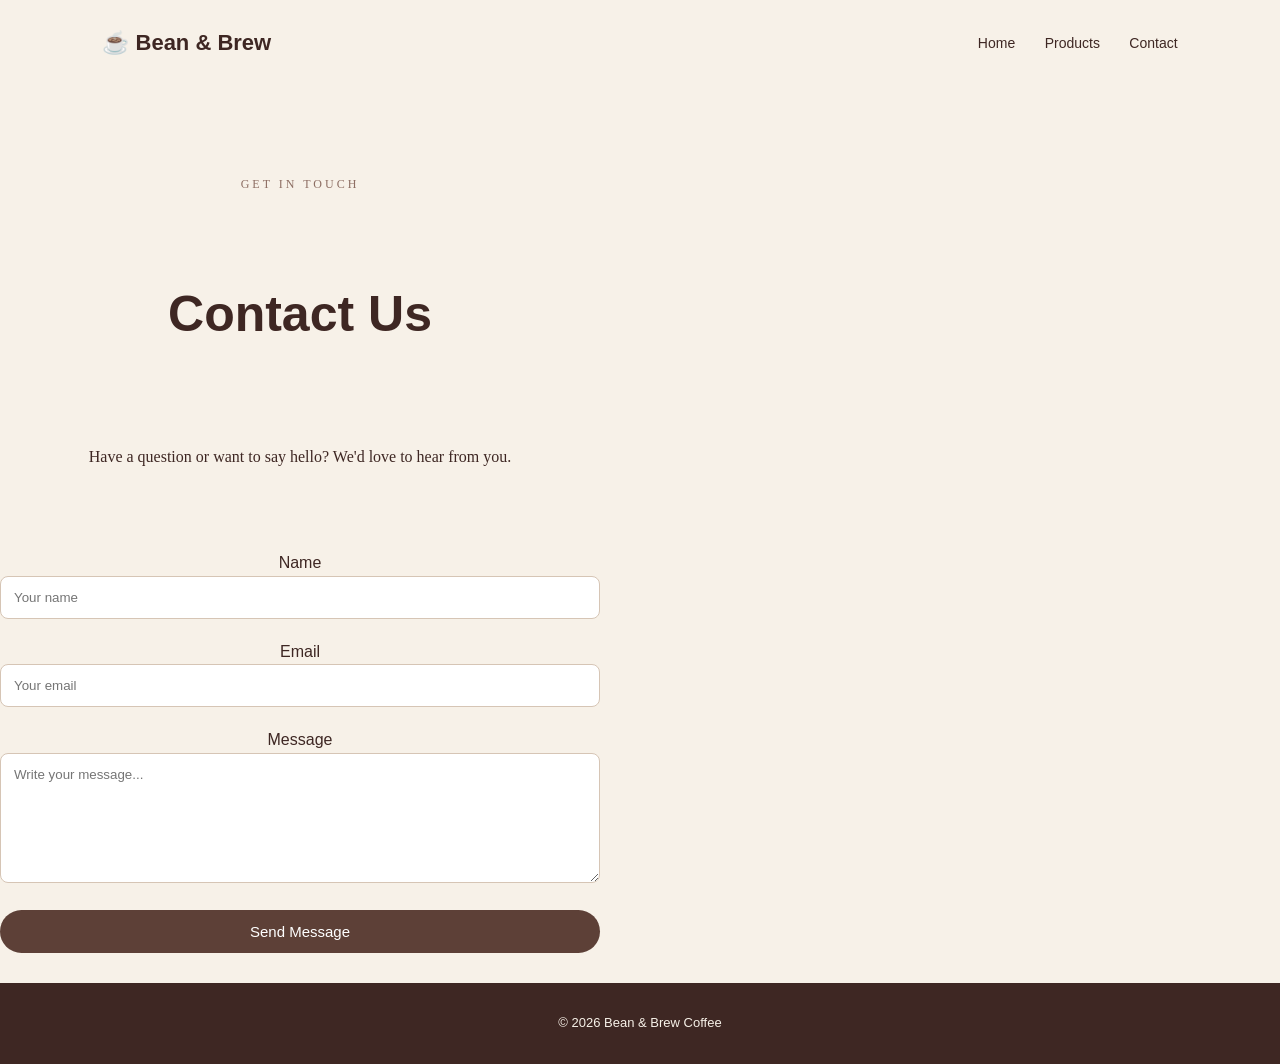
<file: contact.html>
<!DOCTYPE html>
<html lang="en">
<head>
    <meta charset="UTF-8">
    <meta name="viewport" content="width=device-width, initial-scale=1.0">
    <title>Bean & Brew | Contact</title>
    <link rel="stylesheet" href="style.css">
</head>

<body>

    <header>
        <nav>
            <div class="logo">☕ Bean & Brew</div>

            <div class="nav-links">
                <a href="index.html">Home</a>
                <a href="product.html">Products</a>
                <a href="contact.html">Contact</a>
            </div>
        </nav>
    </header>


    <main>

        <section class="contact">

            <p class="subtitle">GET IN TOUCH</p>

            <h1>Contact Us</h1>

            <p>
                Have a question or want to say hello?
                We'd love to hear from you.
            </p>


            <form>

                <label>Name</label>
                <input type="text" placeholder="Your name">


                <label>Email</label>
                <input type="email" placeholder="Your email">


                <label>Message</label>
                <textarea placeholder="Write your message..."></textarea>


                <button type="submit">Send Message</button>

            </form>

        </section>

    </main>


    <footer>
        <p>© 2026 Bean & Brew Coffee</p>
    </footer>

</body>
</html>
</file>
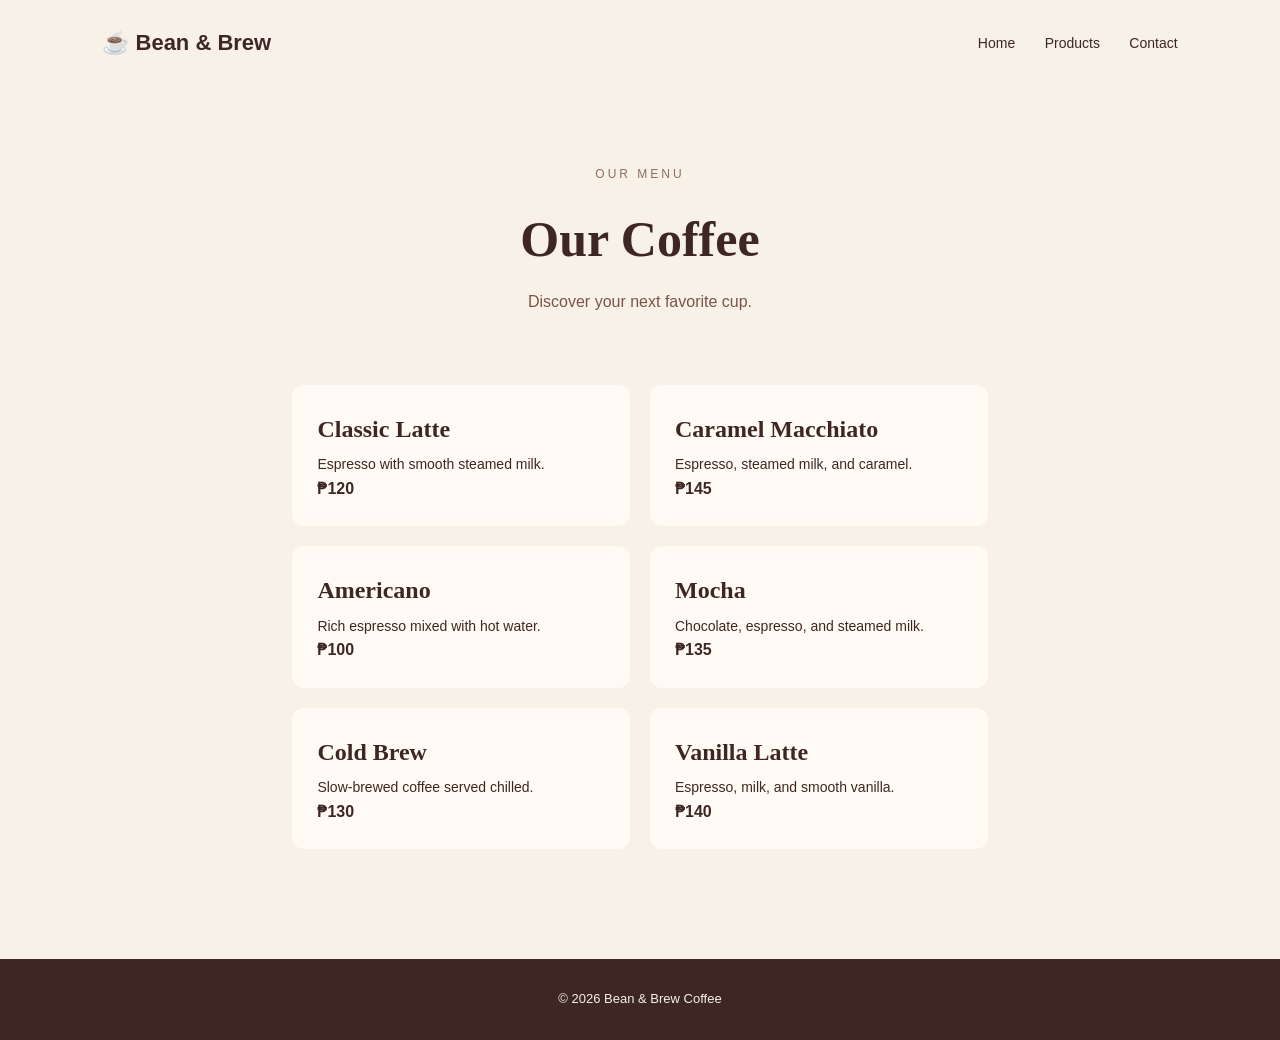
<file: product.html>
<!DOCTYPE html>
<html lang="en">
<head>
    <meta charset="UTF-8">
    <meta name="viewport" content="width=device-width, initial-scale=1.0">
    <title>Bean & Brew | Products</title>
    <link rel="stylesheet" href="style.css">
</head>

<body>

    <header>
        <nav>
            <div class="logo">☕ Bean & Brew</div>

            <div class="nav-links">
                <a href="index.html">Home</a>
                <a href="product.html">Products</a>
                <a href="contact.html">Contact</a>
            </div>
        </nav>
    </header>


    <main>

        <section class="page-title">
            <p class="subtitle">OUR MENU</p>

            <h1>Our Coffee</h1>

            <p>
                Discover your next favorite cup.
            </p>
        </section>


        <section class="menu">

            <div class="menu-item">
                <h2>Classic Latte</h2>
                <p>Espresso with smooth steamed milk.</p>
                <strong>₱120</strong>
            </div>


            <div class="menu-item">
                <h2>Caramel Macchiato</h2>
                <p>Espresso, steamed milk, and caramel.</p>
                <strong>₱145</strong>
            </div>


            <div class="menu-item">
                <h2>Americano</h2>
                <p>Rich espresso mixed with hot water.</p>
                <strong>₱100</strong>
            </div>


            <div class="menu-item">
                <h2>Mocha</h2>
                <p>Chocolate, espresso, and steamed milk.</p>
                <strong>₱135</strong>
            </div>


            <div class="menu-item">
                <h2>Cold Brew</h2>
                <p>Slow-brewed coffee served chilled.</p>
                <strong>₱130</strong>
            </div>


            <div class="menu-item">
                <h2>Vanilla Latte</h2>
                <p>Espresso, milk, and smooth vanilla.</p>
                <strong>₱140</strong>
            </div>

        </section>

    </main>


    <footer>
        <p>© 2026 Bean & Brew Coffee</p>
    </footer>

</body>
</html>
</file>
<file: style.css>
* {
    margin: 0;
    padding: 0;
    box-sizing: border-box;
}

body {
    font-family: Arial, sans-serif;
    background: #f7f1e8;
    color: #3e2723;
    line-height: 1.6;
}


/* Navigation */

header {
    padding: 25px 8%;
}

nav {
    display: flex;
    justify-content: space-between;
    align-items: center;
}

.logo {
    font-size: 22px;
    font-weight: bold;
}

.nav-links a {
    text-decoration: none;
    color: #3e2723;
    margin-left: 25px;
    font-size: 14px;
}

.nav-links a:hover {
    color: #8d6e63;
}


/* Hero */

.hero {
    text-align: center;
    padding: 100px 20px;
}

.subtitle {
    font-size: 12px;
    letter-spacing: 3px;
    color: #8d6e63;
    margin-bottom: 15px;
}

.hero h1 {
    font-family: Georgia, serif;
    font-size: 60px;
    line-height: 1.1;
    margin-bottom: 20px;
}

.hero p {
    max-width: 500px;
    margin: auto;
    color: #795548;
}

.button {
    display: inline-block;
    margin-top: 30px;
    padding: 13px 28px;
    background: #5d4037;
    color: white;
    text-decoration: none;
    border-radius: 25px;
}

.button:hover {
    background: #3e2723;
}


/* Featured Products */

.featured {
    padding: 70px 8%;
    text-align: center;
}

.featured h2 {
    font-family: Georgia, serif;
    font-size: 36px;
    margin-bottom: 40px;
}

.product-container {
    display: grid;
    grid-template-columns: repeat(4, 1fr);
    gap: 25px;
}

.product-card {
    background: #fffaf3;
    padding: 25px;
    border-radius: 15px;
    text-align: left;
    transition: 0.3s;
}

.product-card:hover {
    transform: translateY(-5px);
}

.product-card img {
    width: 100%;
    height: 220px;
    object-fit: cover;
    border-radius: 12px;
    margin-bottom: 20px;
}

.product-card h3 {
    font-family: Georgia, serif;
    margin-bottom: 8px;
}

.product-card p {
    color: #795548;
    font-size: 14px;
    margin-bottom: 12px;
}

.product-card span {
    font-weight: bold;
}

.page-title {
    text-align: center;
    padding: 80px 20px 50px;
}

.page-title h1 {
    font-family: Georgia, serif;
    font-size: 50px;
    margin-bottom: 10px;
}

.page-title p:last-child {
    color: #795548;
}

.menu {
    max-width: 900px;
    margin: auto;
    padding: 20px 8% 80px;
    display: grid;
    grid-template-columns: 1fr 1fr;
    gap: 20px;
}

.menu-item {
    background: #fffaf3;
    padding: 25px;
    border-radius: 12px;
}

.menu-item h2 {
    font-family: Georgia, serif;
    margin-bottom: 5px;
}

.menu-item p {
    font-size: 14px;
}

.menu-item strong {
    display: block;
}

.contact {
    max-width: 600px;
    text-align: center;
}

.contact h1 {
    font-size: 50px;
    margin-bottom: 10px;
}

color: #795548;

form {
    text-align: left;

    margin-bottom: 6px;
    font-size: 14px;
}

input,
textarea {
    width: 100%;
    padding: 13px;
    margin-bottom: 20px;
    border: 1px solid #d6c5b5;
    border-radius: 8px;
    font-family: Arial, sans-serif;
}

textarea {
    height: 130px;
}

button {
    width: 100%;
    padding: 13px;
    border: none;
    border-radius: 25px;
    background: #5d4037;
    color: white;
    cursor: pointer;
    font-size: 15px;
}

button:hover {
    background: #3e2723;
}

footer {
    text-align: center;
    padding: 30px;
    background: #3e2723;
    color: #f7f1e8;
    font-size: 13px;
    margin-top: 30px;
}

@media (max-width: 900px) {

    .product-container {
        grid-template-columns: 1fr 1fr;
    }

}

@media (max-width: 600px) {

    nav {
        flex-direction: column;
        gap: 15px;
    }

    .nav-links a {
        margin: 0 8px;
    }

    .hero h1 {
        font-size: 42px;
    }

    .product-container,
    .menu {
        grid-template-columns: 1fr;
    }

    .page-title h1,
    .contact h1 {
        font-size: 40px;
    }

}

label {
    margin-bottom: 35px;
}

.contact>p {
    font-family: Georgia, serif;
    padding: 80px 20px;
    margin: auto;
    margin-top: 10px;
}
</file>
